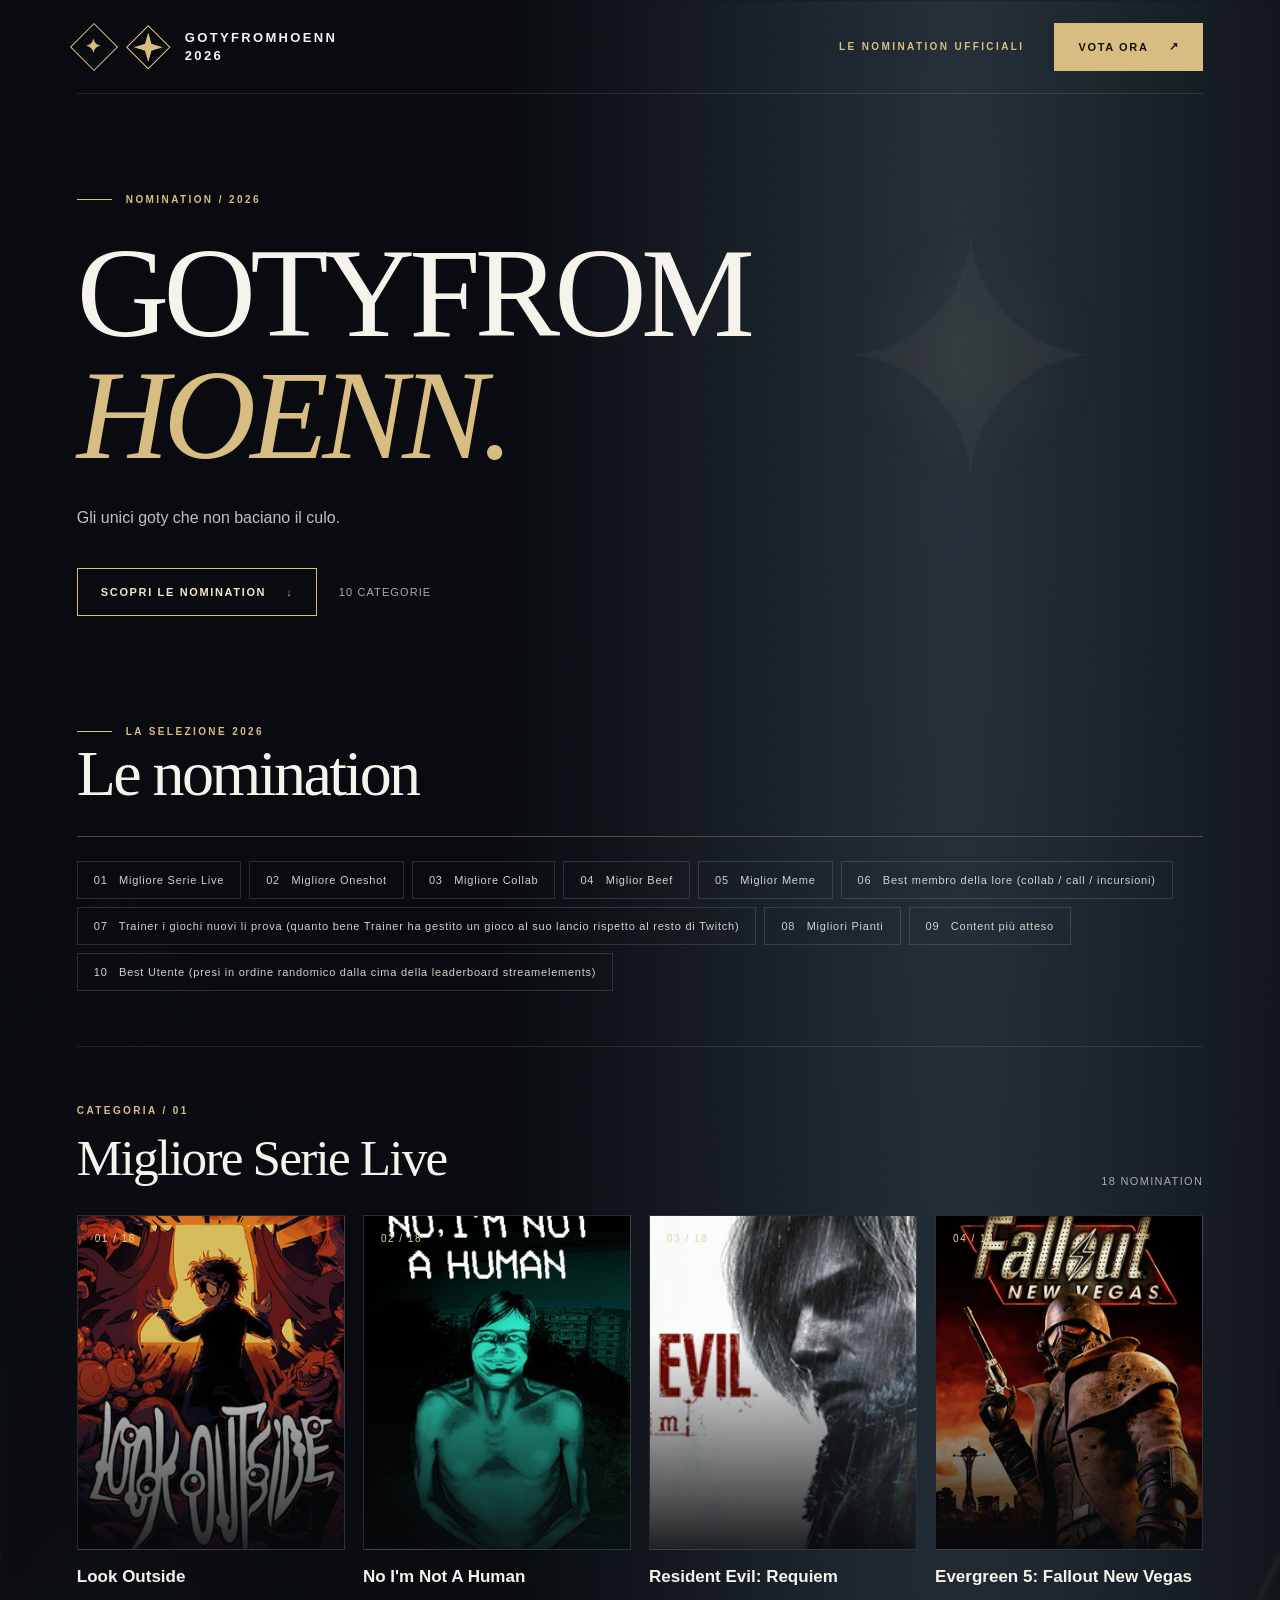
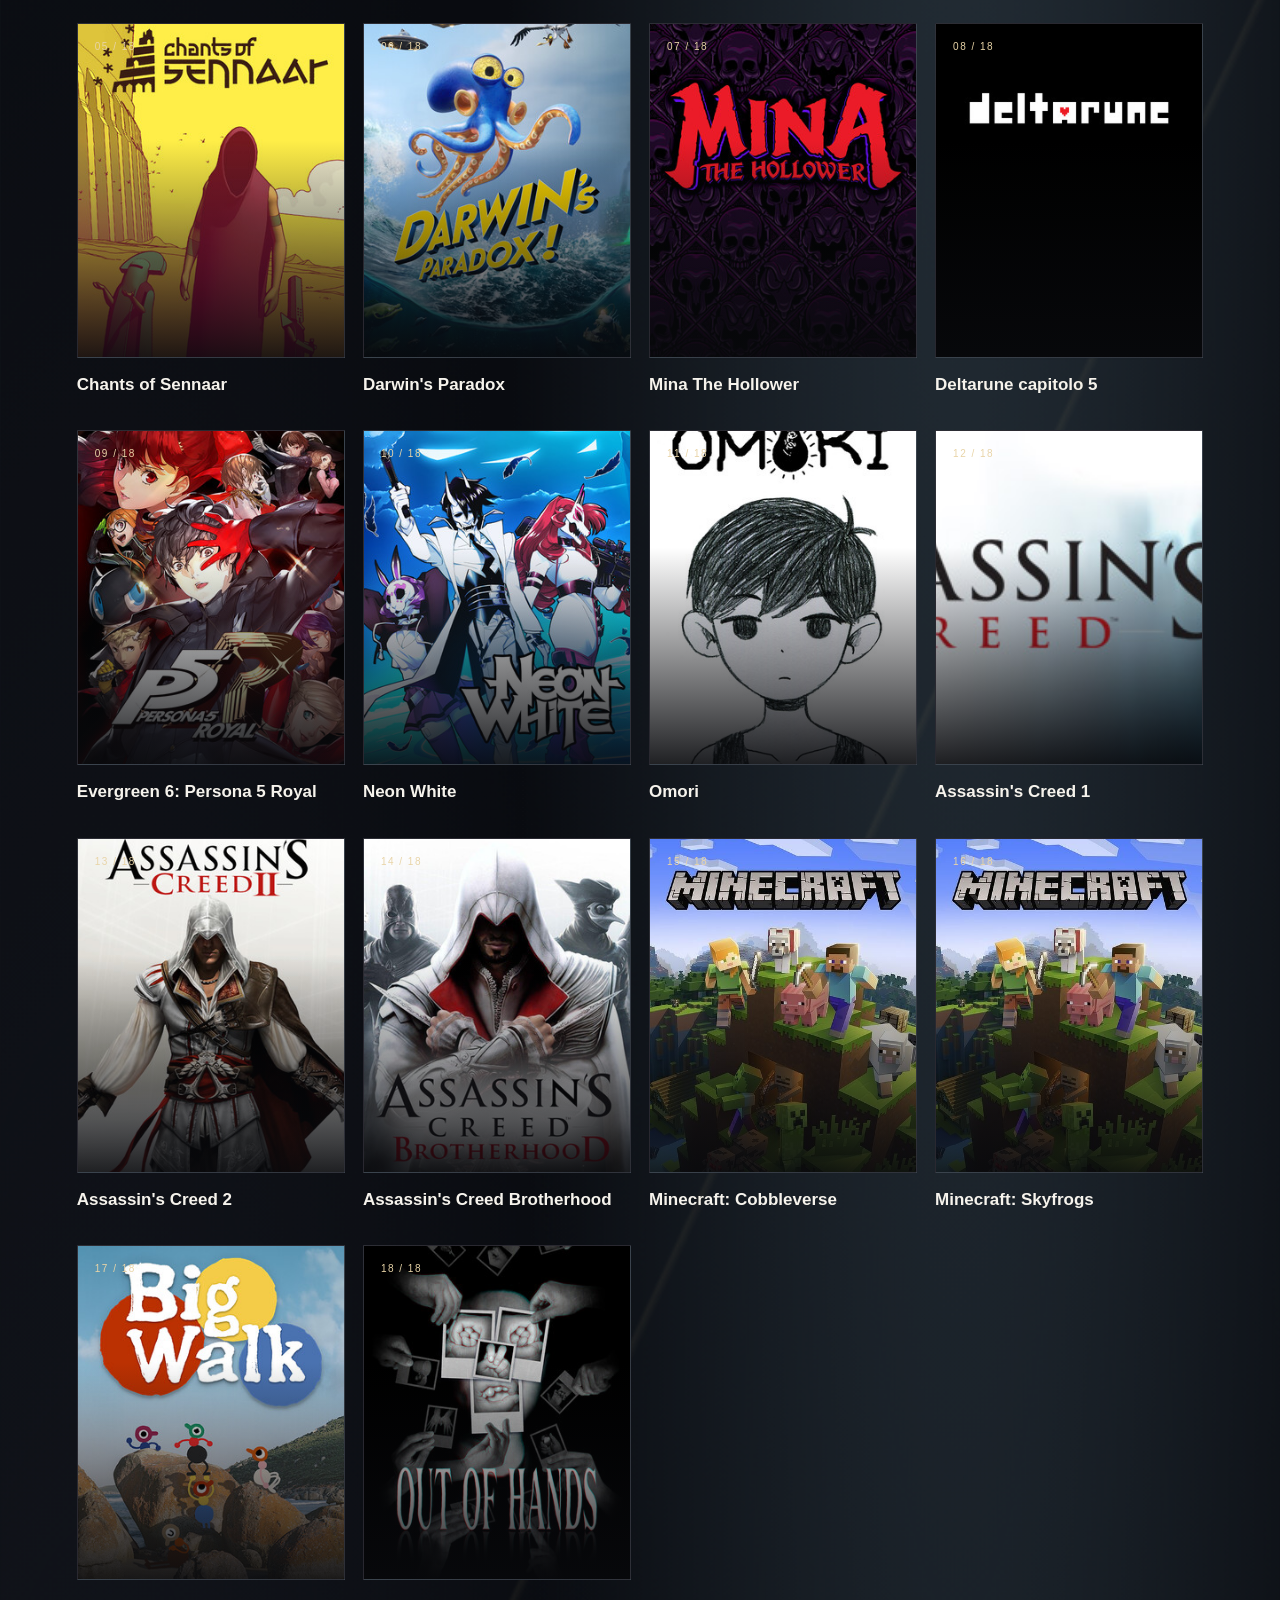
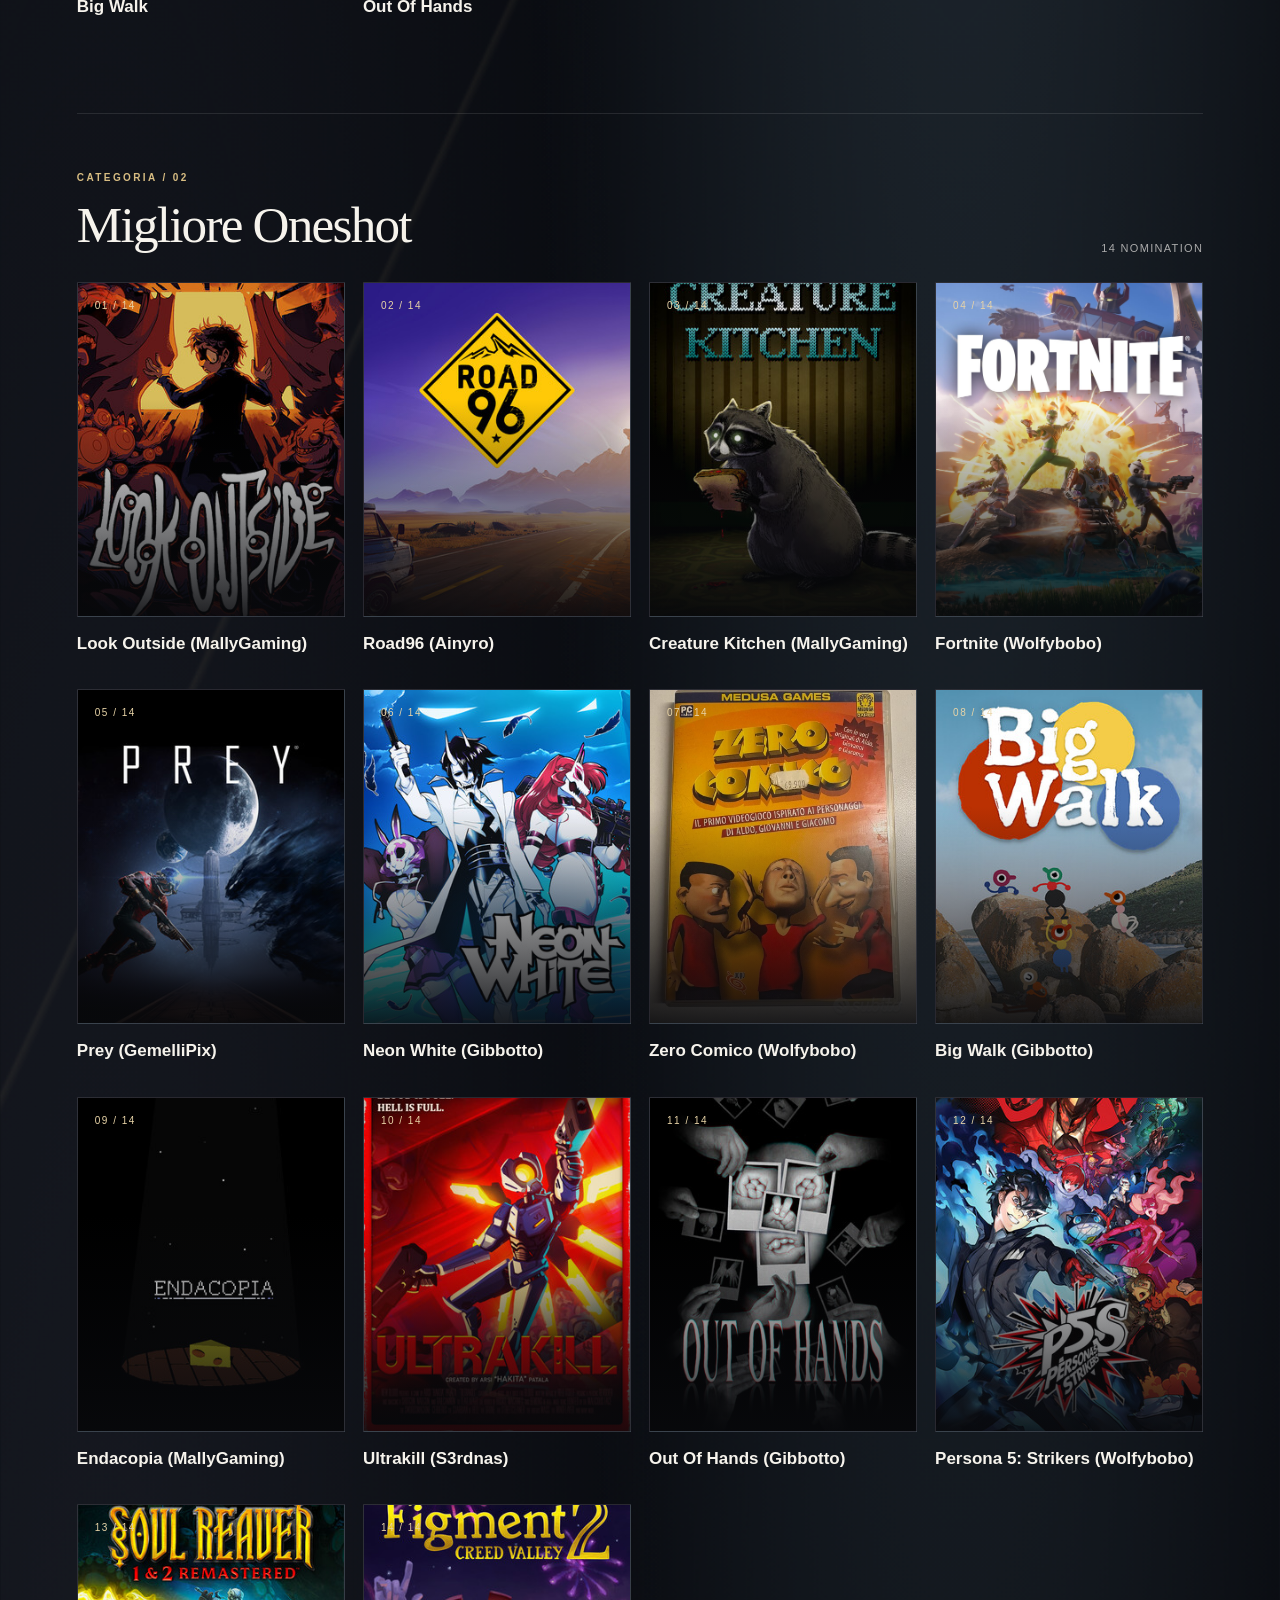
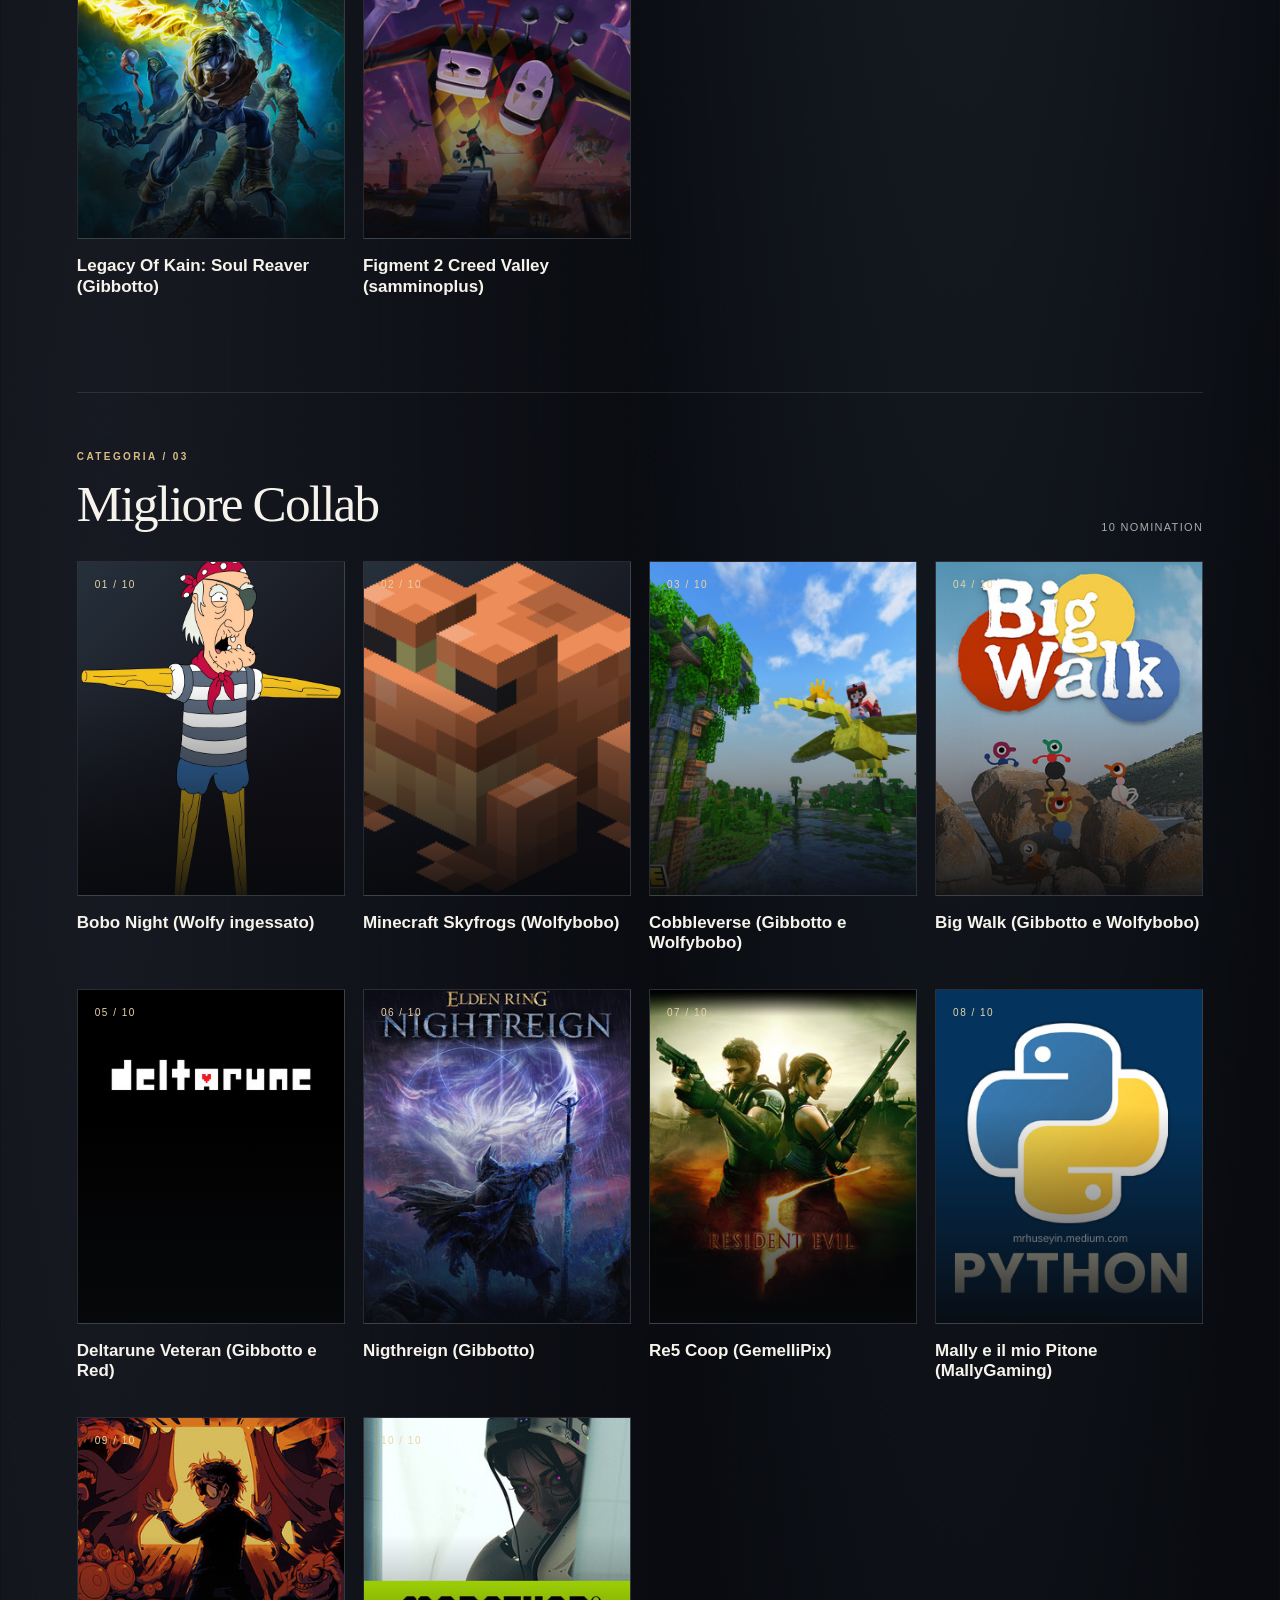
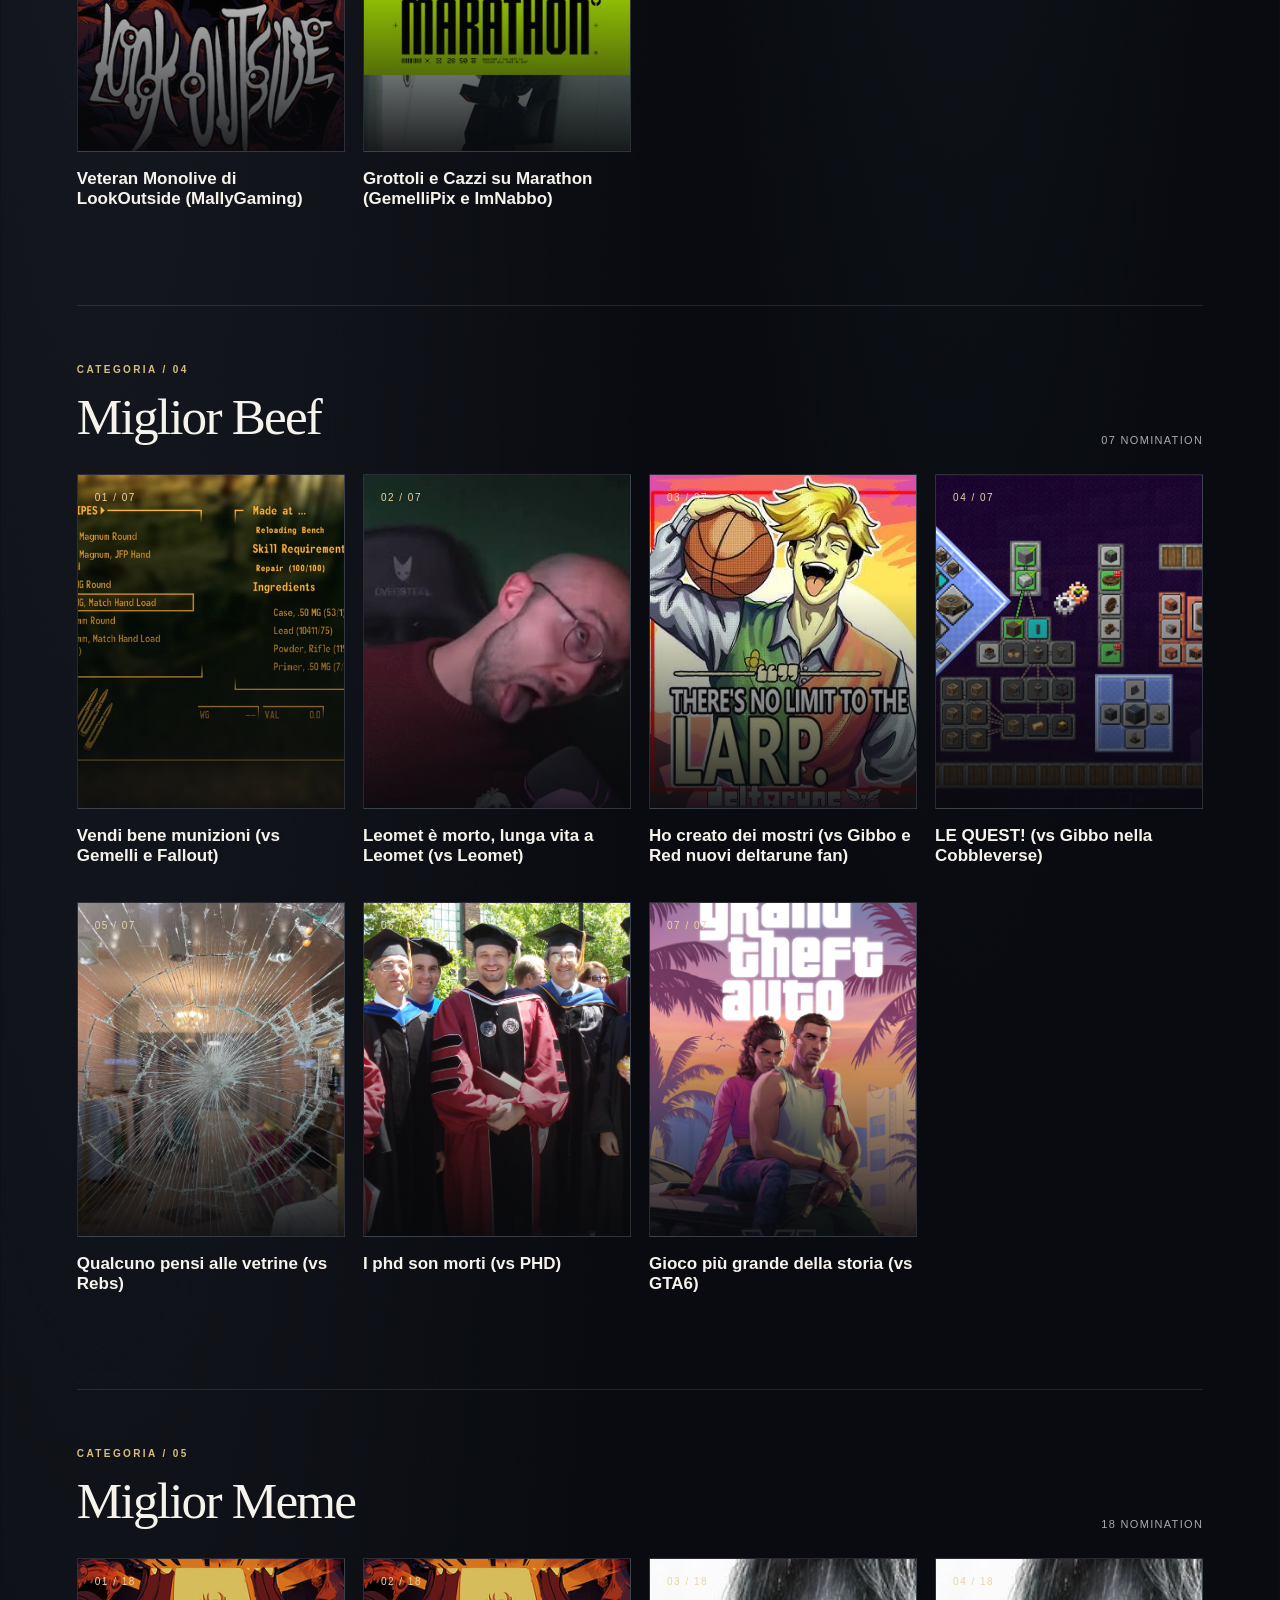
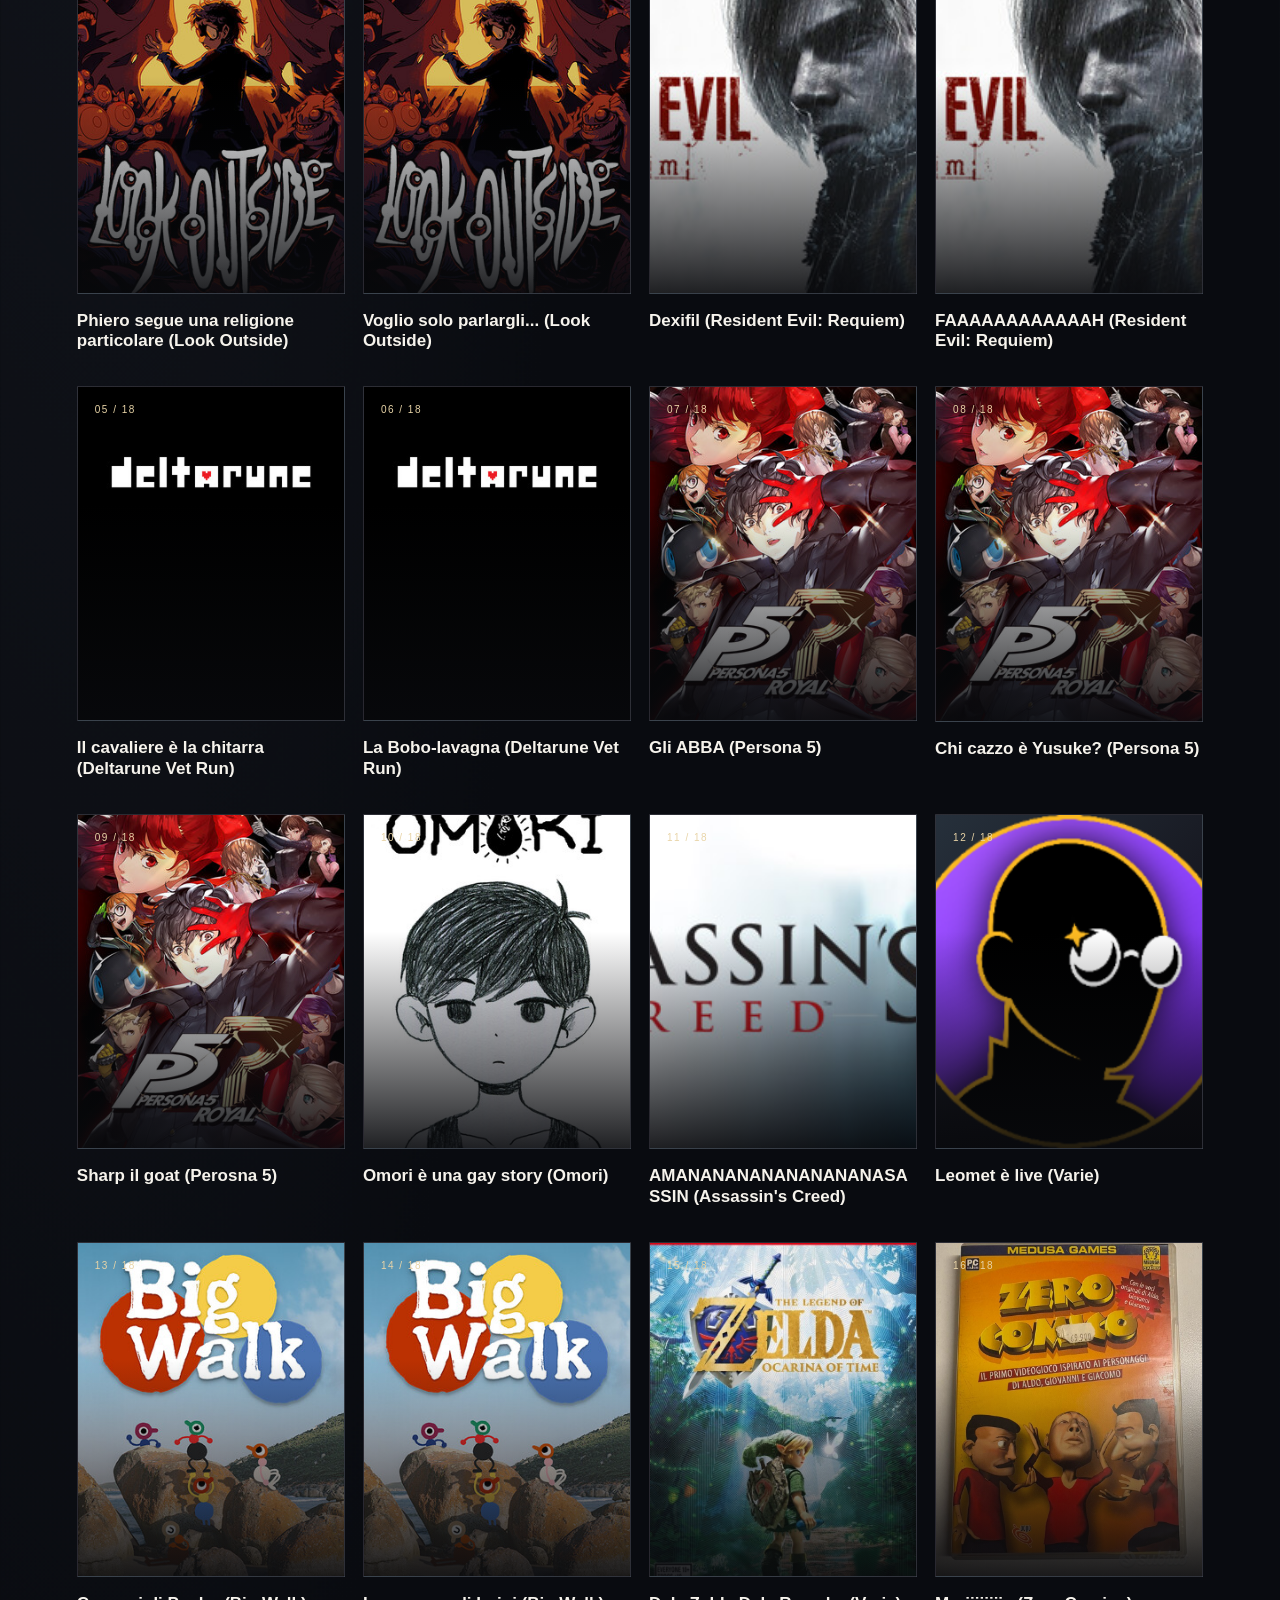
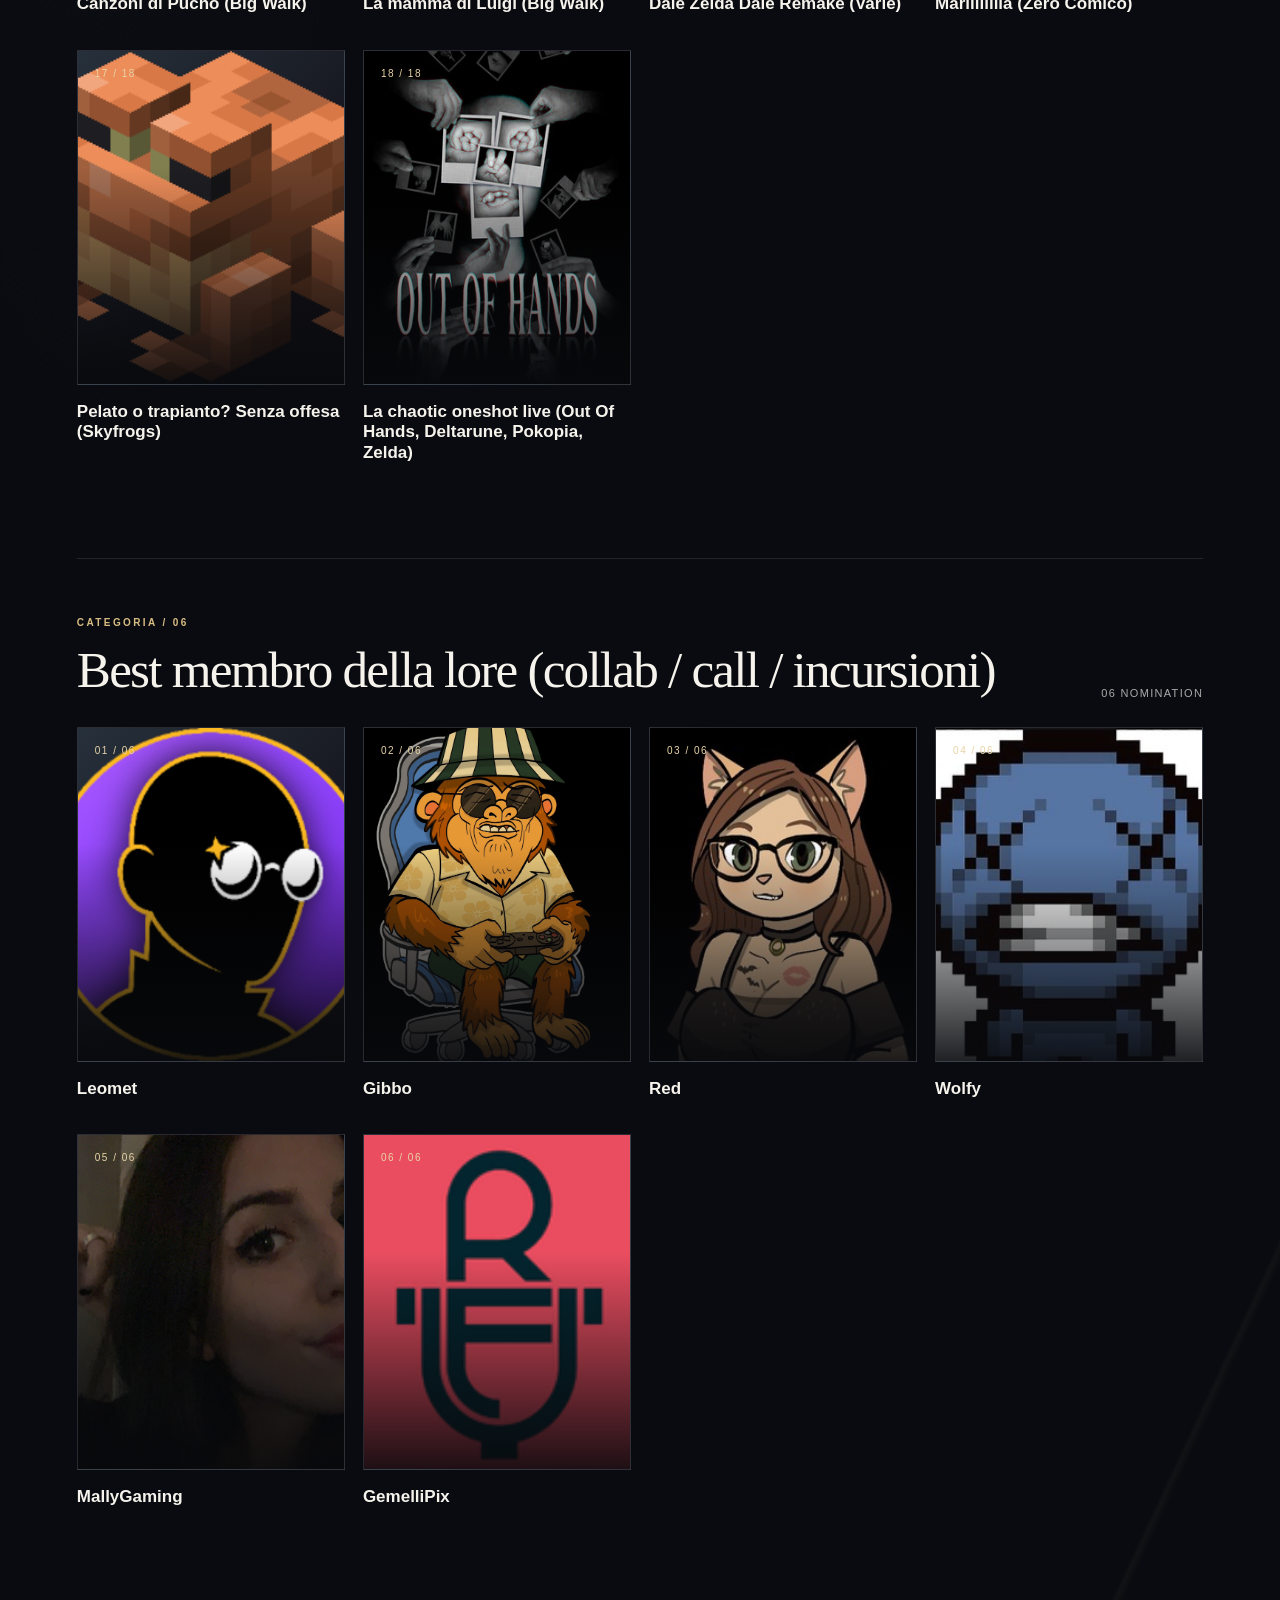
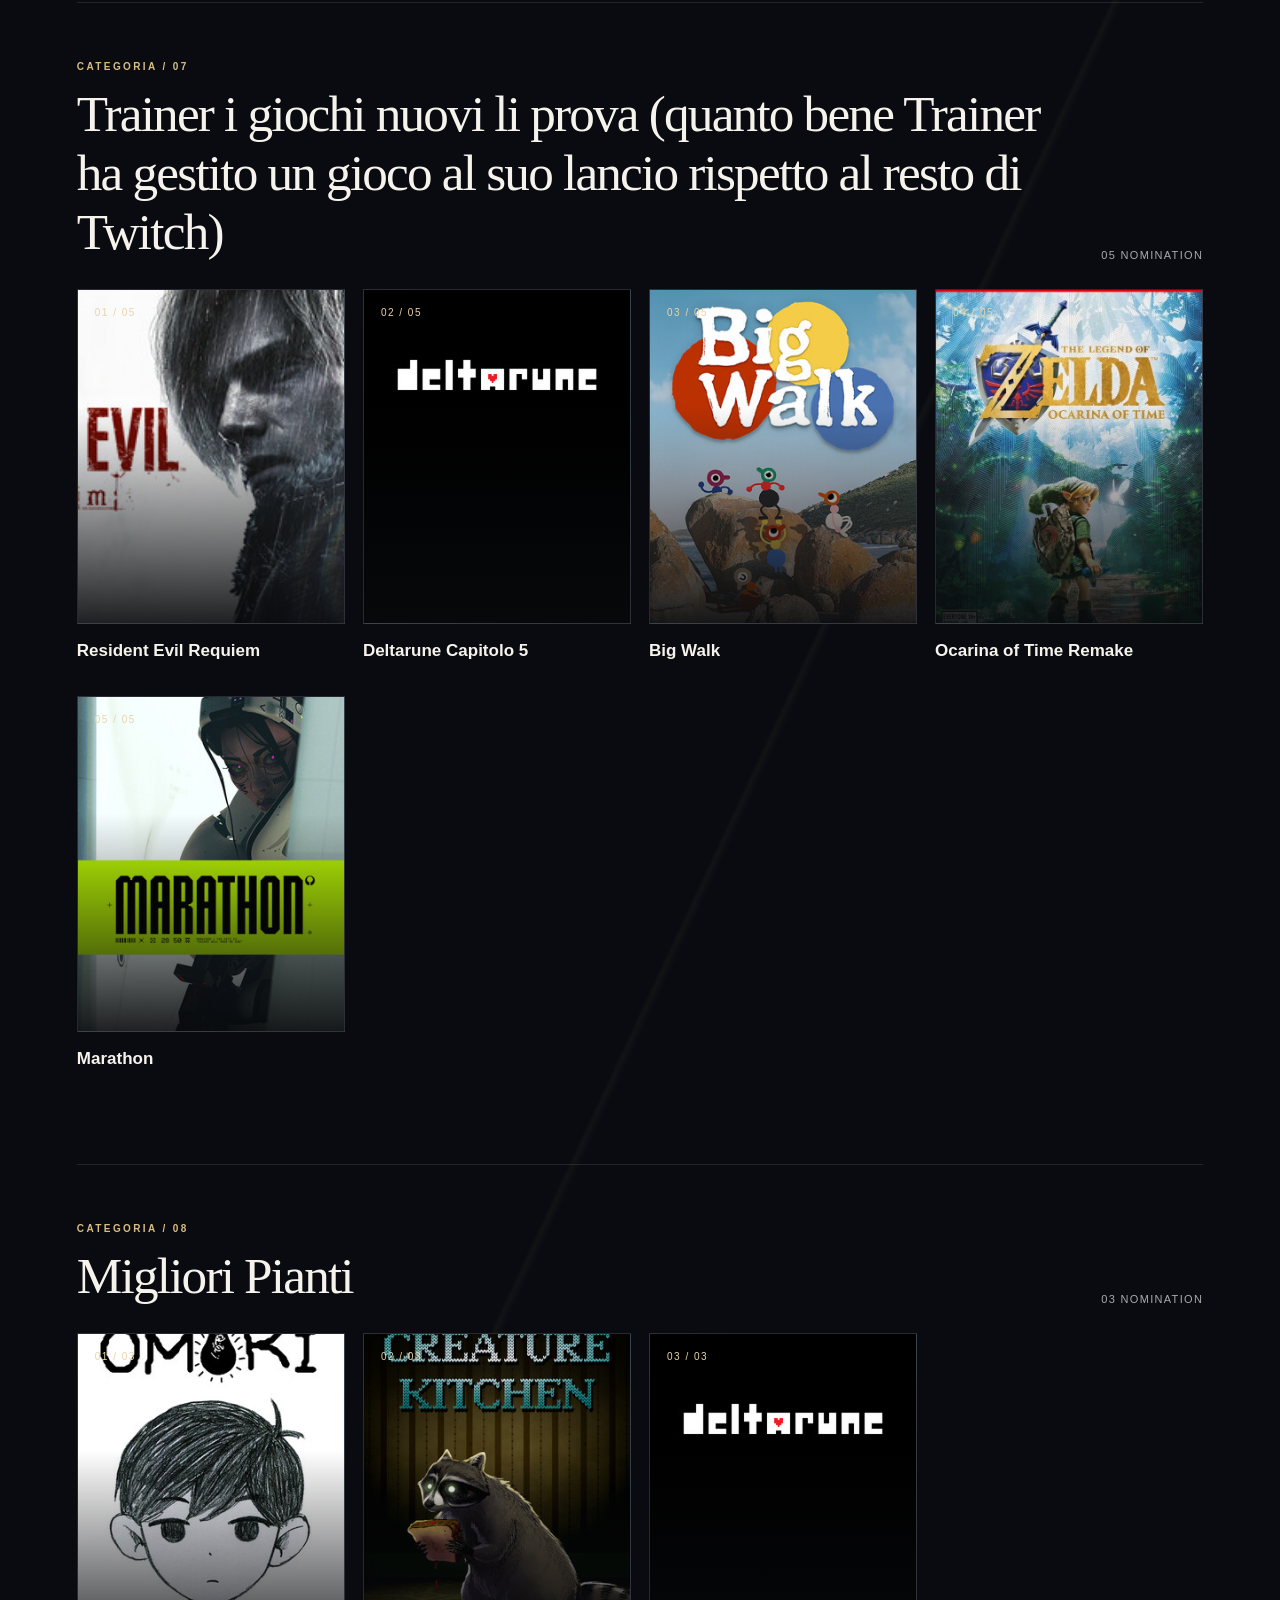
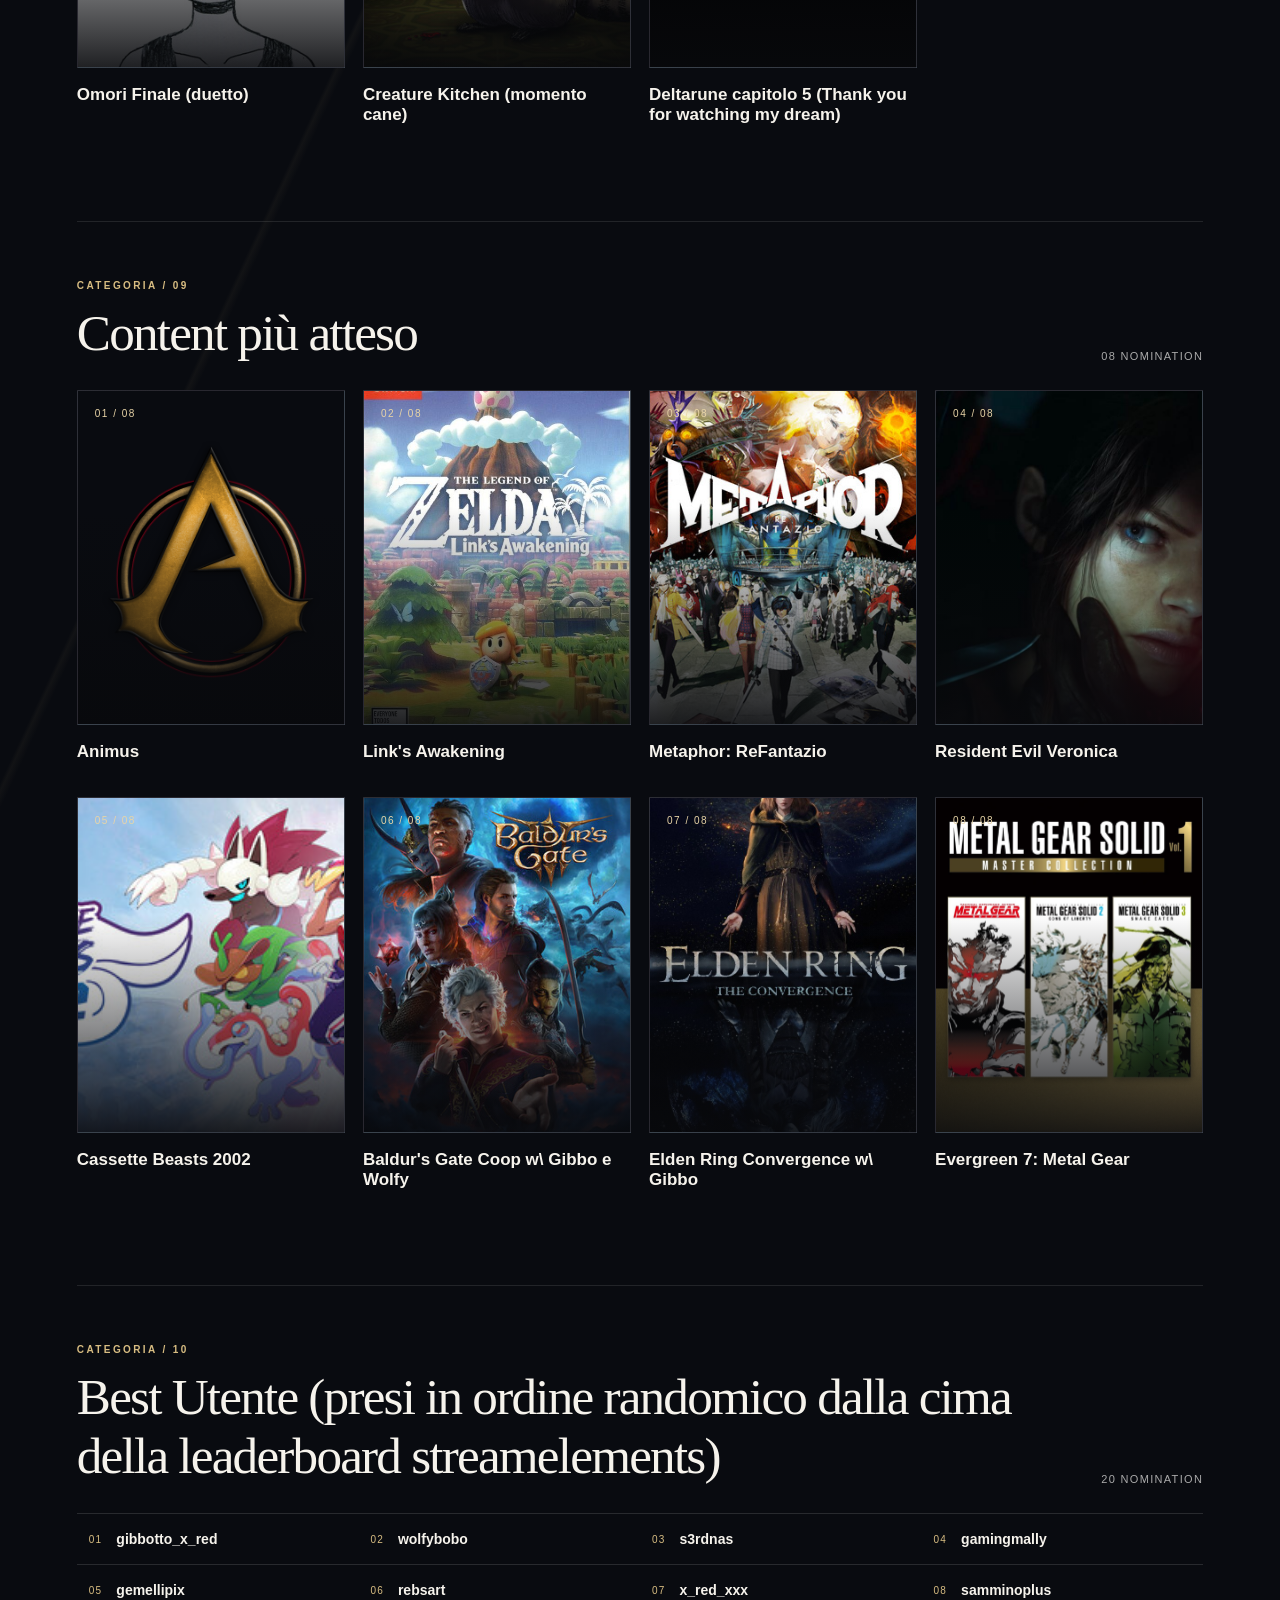
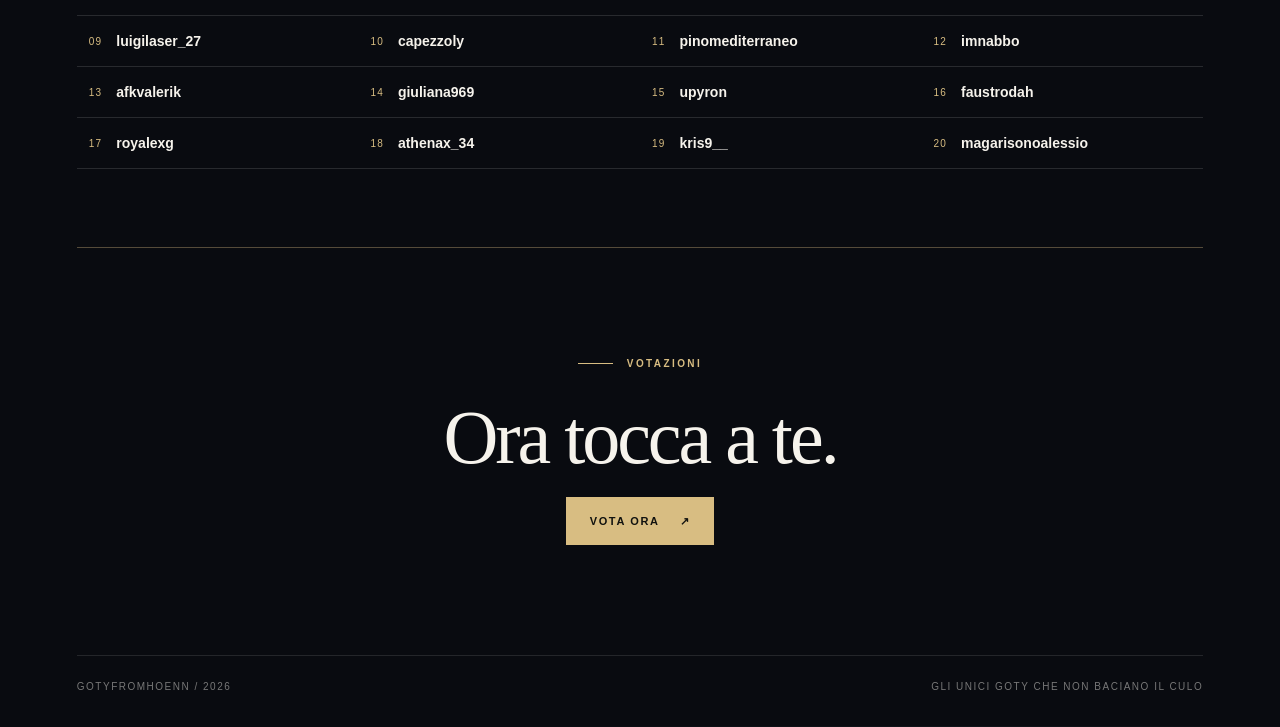
<file: index.html>
<!doctype html>
<html lang="it"><head><meta charset="utf-8"><meta name="viewport" content="width=device-width, initial-scale=1"><meta name="theme-color" content="#090b10"><title>GOTYFROMHOENN</title><link rel="stylesheet" href="style.css?v=10"></head><body><main id="app"><div class="loading">TRAINER AWARDS <span>Caricamento in corso</span></div></main><script type="module" src="app.js?v=10"></script></body></html>
</file>
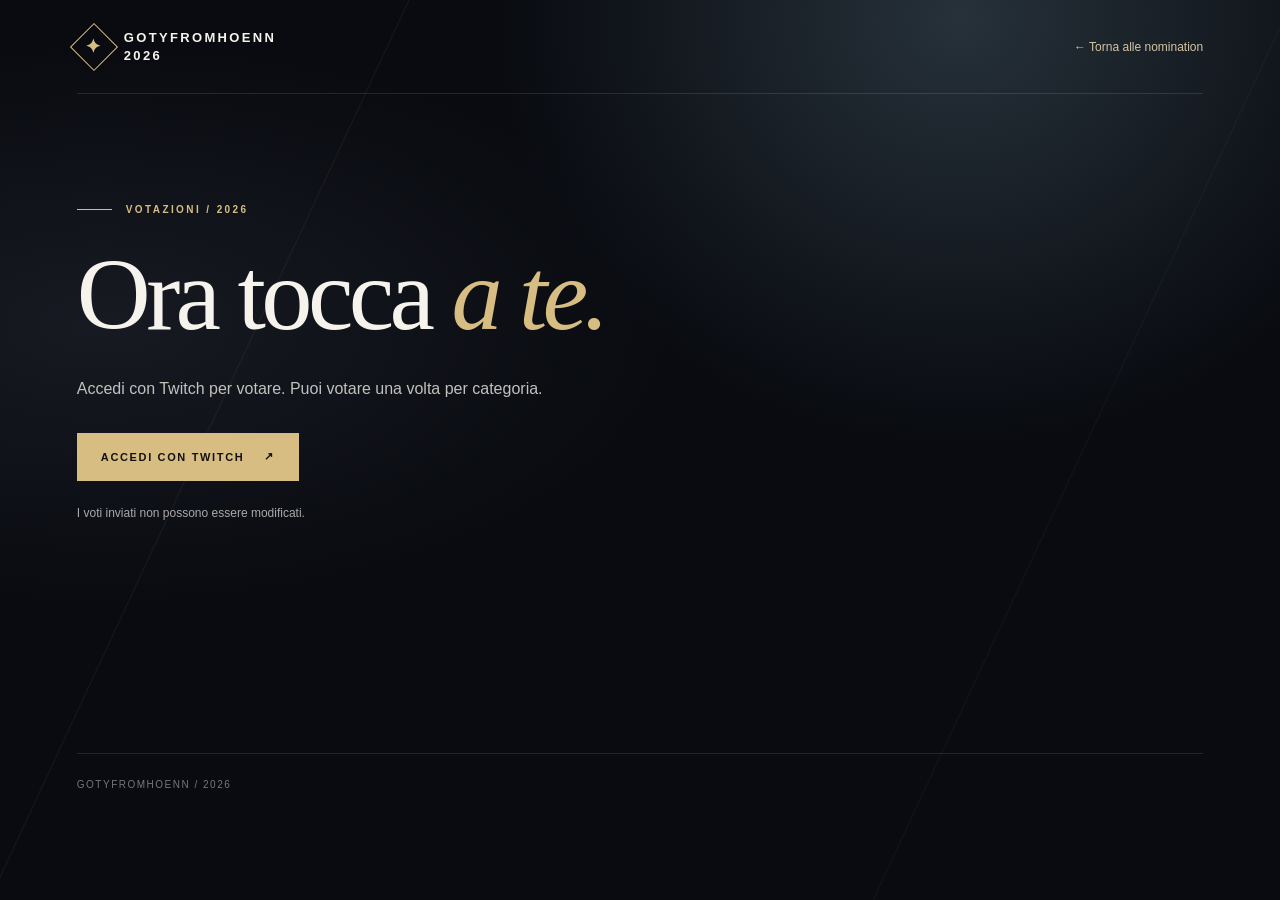
<file: vote.html>
<!doctype html>
<html lang="it"><head><meta charset="utf-8"><meta name="viewport" content="width=device-width, initial-scale=1"><meta name="theme-color" content="#090b10"><title>Vota - GOTYFROMHOENN</title><link rel="stylesheet" href="style.css?v=11"></head><body><main id="vote-app"><div class="loading">GOTYFROMHOENN <span>Caricamento in corso</span></div></main><script src="vendor/supabase.min.js"></script><script type="module" src="vote.js?v=2"></script></body></html>
</file>
<file: style.css>
:root{color-scheme:dark;--bg:#090b10;--gold:#d8bd82;--pale:#f3e6c9;--muted:#a8a6a4;--line:#554b3a}*{box-sizing:border-box}html{scroll-behavior:smooth}body{margin:0;background:var(--bg);color:#f6f3ec;font-family:Arial,Helvetica,sans-serif}button,a,select{font:inherit}button,a{cursor:pointer}a{color:inherit;text-decoration:none}button:focus-visible,a:focus-visible,select:focus-visible{outline:2px solid #f4d99a;outline-offset:4px}.loading{height:100vh;display:grid;place-content:center;text-align:center;letter-spacing:.3em}.loading span{margin-top:20px;color:var(--muted);font-size:11px;letter-spacing:.1em}.shell{position:relative;overflow:hidden;background:radial-gradient(ellipse at 75% 2%,#26313a 0,transparent 34%),radial-gradient(ellipse at 8% 36%,#171a22 0,transparent 34%),#090b10}.shell:before,.stage:before{content:"";position:absolute;inset:0;pointer-events:none;background:linear-gradient(115deg,transparent 24%,#d6bd8010 24.05%,transparent 24.15%),linear-gradient(115deg,transparent 76%,#d6bd800b 76.05%,transparent 76.15%)}.wrap{width:min(1350px,88%);margin:auto}.topbar{height:94px;display:flex;align-items:center;justify-content:space-between;border-bottom:1px solid #ffffff1c;position:relative;z-index:1}.brand{display:flex;align-items:center;gap:13px;font-weight:800;letter-spacing:.18em;font-size:13px;line-height:1.35}.brand-mark{width:34px;height:34px;border:1px solid var(--gold);transform:rotate(45deg);display:grid;place-items:center;color:var(--gold)}.brand-mark span{transform:rotate(-45deg);font-family:Georgia;font-size:19px}.brand img{max-width:110px;max-height:48px;object-fit:contain}.top-right{display:flex;align-items:center;gap:30px}.top-note,.eyebrow,.section-number,.label{color:var(--gold);font-size:10px;font-weight:700;letter-spacing:.24em;text-transform:uppercase}.button{display:inline-flex;min-height:48px;align-items:center;justify-content:center;gap:20px;padding:0 23px;background:var(--gold);color:#11120f;border:1px solid var(--gold);font-size:11px;letter-spacing:.15em;font-weight:800;text-transform:uppercase;transition:background .2s,color .2s}.button:hover{background:#f3dfae}.button.outline{background:transparent;color:var(--pale)}.button.outline:hover{background:#d8bd821c}.hero{min-height:550px;display:flex;flex-direction:column;justify-content:center;position:relative;padding:100px 0 110px}.hero:after{content:'✦';position:absolute;right:8%;top:16%;font-family:Georgia;font-size:340px;line-height:1;color:#d8bd820b;text-shadow:0 0 90px #d8bd8211}.hero>*{position:relative;z-index:1}.eyebrow{display:flex;align-items:center;gap:14px}.eyebrow:before{content:'';width:35px;height:1px;background:var(--gold)}h1,h2,h3,p{margin:0}.hero h1,.stage-title{font-family:Georgia,'Times New Roman',serif;font-weight:400;letter-spacing:-.045em;line-height:.95}.hero h1{font-size:clamp(68px,10vw,145px);margin:28px 0}.hero h1 em,.stage-title em{color:var(--gold);font-weight:400}.hero p{max-width:520px;color:#c3c1bd;font-size:16px;line-height:1.8}.hero-bottom{display:flex;align-items:center;gap:22px;margin-top:35px}.hero-bottom span{color:#aaa;font-size:11px;letter-spacing:.1em}.section-heading{display:flex;justify-content:space-between;align-items:end;gap:20px;border-bottom:1px solid var(--line);padding-bottom:25px}.section-heading h2{font:400 clamp(38px,5vw,64px) Georgia,serif;letter-spacing:-.04em}.section-heading p{color:#aaa;font-size:13px}.category-nav{display:flex;gap:8px;flex-wrap:wrap;padding:24px 0 55px}.category-nav a{border:1px solid #ffffff22;padding:12px 16px;font-size:11px;letter-spacing:.07em;color:#d4d0c8;transition:border-color .2s,color .2s}.category-nav a:hover{border-color:var(--gold);color:var(--gold)}.category{padding:58px 0 78px;border-top:1px solid #ffffff1a;scroll-margin-top:20px}.category-head{display:flex;align-items:end;justify-content:space-between;gap:20px;margin-bottom:28px}.category-head h2{font:400 clamp(32px,4vw,54px) Georgia,serif;letter-spacing:-.035em;margin-top:12px}.category-head p{color:#aaa;font-size:13px;margin-top:10px}.count{font-size:11px;color:#aaa;letter-spacing:.12em;white-space:nowrap}.public-grid{display:grid;grid-template-columns:repeat(4,minmax(0,1fr));gap:18px}.public-card{min-width:0}.art{position:relative;aspect-ratio:4/5;overflow:hidden;background:linear-gradient(135deg,#26303b,#13121a 70%);border:1px solid #ffffff18}.art:after{content:'';position:absolute;inset:0;background:linear-gradient(transparent 35%,#08090ce6)}.art img{width:100%;height:100%;object-fit:cover;display:block}.public-card .card-info{padding:17px 0}.card-info h3{font-size:17px;line-height:1.2;overflow-wrap:anywhere}.card-info p{font-size:12px;color:#aaa;margin-top:7px;line-height:1.4}.card-index{position:absolute;top:17px;left:17px;z-index:1;color:#e8d4a7;font-size:10px;letter-spacing:.15em}.closing{border-top:1px solid var(--line);padding:110px 0;text-align:center}.closing .eyebrow{justify-content:center}.closing h2{font:400 clamp(42px,6vw,76px) Georgia,serif;letter-spacing:-.04em;margin:25px 0 16px}.closing p{color:#b9b7b2;margin-bottom:30px;line-height:1.7}.footer{border-top:1px solid #ffffff1c;padding:25px 0 35px;display:flex;justify-content:space-between;color:#777;font-size:10px;letter-spacing:.15em;text-transform:uppercase}.floating-vote{display:none}.disabled-message{min-height:75vh;display:grid;place-content:center;text-align:center;padding:30px}.disabled-message h1{font:48px Georgia;margin:20px 0}.disabled-message p{color:#aaa}.stage{height:100vh;height:100dvh;overflow:hidden;position:relative;background:radial-gradient(ellipse at 50% 40%,#202a32 0,#10141d 35%,#080a10 75%);user-select:none}.stage:after{content:'';position:absolute;inset:2.5%;border:1px solid #d8bd8222;pointer-events:none}.stage-inner{position:relative;z-index:1;height:100%;padding:5vh 6vw;display:flex;flex-direction:column}.stage-top{display:flex;align-items:center;justify-content:space-between}.stage-top .brand{font-size:clamp(9px,.8vw,15px)}.stage-meta{color:#c7b78e;font-size:clamp(9px,.65vw,13px);letter-spacing:.22em;text-transform:uppercase}.stage-center{flex:1;display:flex;flex-direction:column;align-items:center;justify-content:center;text-align:center}.stage-center .eyebrow{justify-content:center}.stage-title{font-size:clamp(55px,8vw,155px);max-width:90%;margin:3vh 0}.stage-center .description{color:#c2c1bf;font-size:clamp(14px,1.2vw,23px);line-height:1.5;max-width:700px}.stage-bottom{display:flex;justify-content:space-between;align-items:center;color:#9c927d;font-size:clamp(9px,.65vw,13px);letter-spacing:.2em;text-transform:uppercase}.stage-heading{margin:3vh 0 2vh}.stage-heading .eyebrow{font-size:clamp(9px,.65vw,13px)}.stage-heading h1{font:400 clamp(30px,3.5vw,68px) Georgia,serif;letter-spacing:-.035em;margin-top:1vh}.reveal-grid{flex:1;min-height:0;display:grid;gap:clamp(8px,1vw,20px);grid-template-columns:repeat(var(--cols),minmax(0,1fr));grid-template-rows:repeat(var(--rows),minmax(0,1fr));margin-bottom:3vh}.nominee{position:relative;min-width:0;min-height:0;overflow:hidden;border:1px solid #b9a47835;background:linear-gradient(140deg,#181d28,#0d1017);isolation:isolate}.nominee:before{content:'';position:absolute;inset:12px;border:1px solid #c8ad7030;z-index:2;pointer-events:none}.nominee.hidden:after{content:'✦';position:absolute;inset:0;display:grid;place-items:center;color:#d8bd8250;font:clamp(28px,4vw,76px) Georgia;background:radial-gradient(circle,#8a74451e,transparent 55%)}.nominee img{width:100%;height:100%;object-fit:cover;display:block}.nominee .shade{position:absolute;inset:0;background:linear-gradient(transparent 25%,#08090cf2)}.nominee .card-info{position:absolute;bottom:0;left:0;right:0;padding:clamp(10px,1.4vw,28px);z-index:1}.nominee .card-info h3{font-size:clamp(14px,1.35vw,26px);line-height:1.12}.nominee .card-info p{font-size:clamp(10px,.72vw,14px)}.vote-end{display:flex;gap:35px;align-items:center;margin-top:4vh}.qr{width:clamp(110px,10vw,190px);padding:8px;background:white}.qr img{display:block;width:100%}.vote-copy{text-align:left;color:#ccc;max-width:210px;font-size:13px;line-height:1.5}.vote-copy .button{margin-top:15px}.presenter{position:fixed;z-index:10;right:20px;bottom:20px;width:min(350px,calc(100vw - 40px));padding:20px;background:#10131af2;border:1px solid #bca775;box-shadow:0 10px 50px #000b;font-size:12px;user-select:auto}.presenter[hidden]{display:none}.presenter h2{font-size:12px;letter-spacing:.16em;color:var(--gold);text-transform:uppercase}.presenter p{margin:12px 0;color:#d1cec7;line-height:1.5}.presenter select,.presenter button{width:100%;background:#242832;color:#fff;border:1px solid #ffffff35;padding:10px;margin-top:8px}.presenter .controls-row{display:flex;gap:8px}.presenter small{display:block;color:#a9a7a1;line-height:1.6;margin-top:12px}.error{padding:3rem;line-height:1.6}.error code{color:var(--gold)}@media(max-width:700px){.wrap{width:88%}.topbar{height:75px}.top-note{display:none}.top-right .button{min-height:42px;padding:0 13px}.hero{min-height:480px;padding:80px 0}.hero:after{font-size:200px;right:-5%;top:24%}.hero h1{font-size:clamp(59px,15vw,90px)}.section-heading{align-items:start;flex-direction:column}.public-grid{grid-template-columns:repeat(2,minmax(0,1fr));gap:14px}.category{padding:45px 0}.category-head{align-items:start}.category-head h2{font-size:32px}.count{font-size:9px}.closing{padding:80px 0 100px}.footer{padding-bottom:90px}.floating-vote{display:flex;position:fixed;z-index:5;bottom:max(16px,env(safe-area-inset-bottom));right:16px;box-shadow:0 5px 25px #0009}.stage-inner{padding:5vh 5vw}.stage-top .brand-mark{display:none}.stage-heading{margin:2vh 0}.reveal-grid{gap:5px}.nominee:before{inset:4px}.nominee .card-info{padding:6px}.nominee .card-info h3{font-size:clamp(10px,2vw,15px)}.nominee .card-info p{font-size:9px}.stage-bottom{font-size:8px}.vote-end{gap:15px}.vote-copy{font-size:11px}}@media(prefers-reduced-motion:reduce){*,*:before,*:after{scroll-behavior:auto!important;animation-duration:.01ms!important;animation-delay:0ms!important;transition-duration:.01ms!important}}

.nominee.hidden.ready{cursor:pointer}.nominee.hidden.ready:hover{border-color:#d8bd82;box-shadow:inset 0 0 35px #d8bd8220}.stage-heading h1.long-category{font-size:clamp(22px,2.2vw,43px);line-height:1.1;max-width:95%}.stage-title.event-title{font-size:clamp(45px,7.5vw,140px)}


.stage-title.long-title{font-size:clamp(32px,4.2vw,80px);line-height:1.08;overflow-wrap:anywhere}

.public-names{display:grid;grid-template-columns:repeat(4,minmax(0,1fr));border-top:1px solid #ffffff20}.public-name{display:flex;gap:14px;align-items:center;padding:17px 12px;border-bottom:1px solid #ffffff20;min-width:0}.public-name span{font-size:10px;color:var(--gold);letter-spacing:.12em}.public-name strong{font-size:14px;overflow-wrap:anywhere}.names-grid{gap:7px 20px}.nominee.name-item{background:#151923;border-color:#d8bd822b}.nominee.name-item:before{display:none}.nominee.name-item .card-info{position:static;height:100%;display:flex;align-items:center;padding:4px 18px}.nominee.name-item .card-info h3{font-size:clamp(12px,1.1vw,21px)}.nominee.name-item.hidden:after{font-size:clamp(14px,1.2vw,22px);justify-content:start;padding-left:20px;background:transparent}@media(max-width:700px){.public-names{grid-template-columns:repeat(2,minmax(0,1fr))}.public-name{padding:14px 6px}.nominee.name-item .card-info{padding:3px 8px}.nominee.name-item .card-info h3{font-size:clamp(10px,2vw,14px)}.nominee.name-item.hidden:after{padding-left:8px}}


.art img.image-contain,.nominee img.image-contain{object-fit:contain;padding:8%;background:#090b10}

/* Keep the Deltarune logo inside wide presentation cards. */
.stage .nominee img[src$="/steam-1671210.jpg"]{object-position:center 12%}
.ballot-shell{min-height:100vh}.ballot-back{font-size:12px;color:#d3c5a6}.ballot-back:hover{color:#fff}.ballot-intro{padding:110px 0 130px;max-width:850px}.ballot-intro-small{padding:80px 0 50px}.ballot-intro h1{font:400 clamp(58px,8vw,110px)/.98 Georgia,serif;letter-spacing:-.045em;margin:30px 0}.ballot-intro h1 em{color:var(--gold);font-weight:400}.ballot-intro p{max-width:600px;color:#c3c1bd;line-height:1.7;margin:0 0 30px}.ballot-intro .ballot-note{font-size:12px;color:#aaa;margin-top:22px}.ballot-account{display:flex;align-items:center;gap:18px;flex-wrap:wrap;font-size:12px;color:#c5c1b6}.ballot-account button{border:1px solid #ffffff38;padding:9px 16px;background:transparent;color:#eee}.ballot-account button:hover{border-color:var(--gold)}.ballot-note{color:#bcb8ac;font-size:13px;line-height:1.5}.ballot-category{border:0;border-top:1px solid #ffffff25;margin:40px 0;padding:30px 0 10px;min-width:0}.ballot-category legend{padding:0 25px 0 0;max-width:100%}.ballot-category legend strong{display:block;font:400 clamp(28px,3vw,44px)/1.1 Georgia,serif;letter-spacing:-.03em;margin-top:12px;overflow-wrap:anywhere}.ballot-options{display:grid;grid-template-columns:repeat(2,minmax(0,1fr));gap:9px;margin-top:18px}.ballot-option{display:flex;align-items:center;gap:13px;min-height:52px;padding:12px 15px;border:1px solid #ffffff21;background:#ffffff06;cursor:pointer;line-height:1.35;font-size:14px;overflow-wrap:anywhere}.ballot-option:hover{border-color:#d8bd8280}.ballot-option:has(input:checked){border-color:var(--gold);background:#d8bd821a}.ballot-option input{accent-color:#d8bd82;width:17px;height:17px;flex:none}.ballot-option:has(input:focus-visible){outline:2px solid #f4d99a;outline-offset:3px}.ballot-category:disabled .ballot-option{cursor:default;color:#a5a29c}.ballot-category:disabled .ballot-option:has(input:checked){color:#f6f3ec}.ballot-voted{color:var(--gold);font-size:12px;letter-spacing:.08em;text-transform:uppercase}.ballot-submit{position:sticky;bottom:0;z-index:3;display:flex;align-items:center;gap:20px;flex-wrap:wrap;padding:18px 0 25px;background:linear-gradient(transparent,#090b10 16%)}.ballot-submit button:disabled,.ballot-intro button:disabled{opacity:.55;cursor:wait}.ballot-status{color:#e8d9b9;font-size:13px;line-height:1.5;margin:0}.ballot-shell .footer{margin-top:70px}@media(max-width:700px){.ballot-intro{padding:75px 0 85px}.ballot-intro-small{padding:65px 0 40px}.ballot-intro h1{font-size:clamp(54px,13vw,80px)}.ballot-options{grid-template-columns:1fr}.ballot-category{margin:35px 0}.ballot-submit{padding-bottom:max(18px,env(safe-area-inset-bottom))}.ballot-back{font-size:10px}}

/* Schede di voto: la lista rimane riservata alle categorie configurate come tali. */
.ballot-cards{display:grid;grid-template-columns:repeat(4,minmax(0,1fr));gap:16px;margin-top:18px}.ballot-card{position:relative;display:block;aspect-ratio:4/5;min-width:0;overflow:hidden;background:linear-gradient(135deg,#26303b,#13121a 70%);border:1px solid #ffffff24;cursor:pointer}.ballot-card-art{position:absolute;inset:0}.ballot-card-art:after{content:'';position:absolute;inset:0;background:linear-gradient(transparent 25%,#08090ce6 100%)}.ballot-card img{display:block;width:100%;height:100%;object-fit:cover}.ballot-card img.image-contain{object-fit:contain;padding:8%;background:#090b10}.ballot-card-choice{position:absolute;z-index:1;bottom:0;left:0;right:0;display:flex;align-items:flex-start;gap:10px;padding:18px;font-size:16px;line-height:1.25;font-weight:700;overflow-wrap:anywhere}.ballot-card-choice input{accent-color:#d8bd82;width:18px;height:18px;flex:none;margin:1px 0 0}.ballot-card:hover{border-color:#d8bd8299}.ballot-card:has(input:checked){border:3px solid var(--gold);box-shadow:inset 0 0 0 1px #111}.ballot-card:has(input:focus-visible){outline:2px solid #f4d99a;outline-offset:3px}.ballot-category:disabled .ballot-card{cursor:default}.ballot-category:disabled .ballot-card:not(:has(input:checked)){opacity:.55}@media(max-width:700px){.ballot-cards{grid-template-columns:repeat(2,minmax(0,1fr));gap:10px}.ballot-card-choice{padding:10px;font-size:13px}}
</file>
